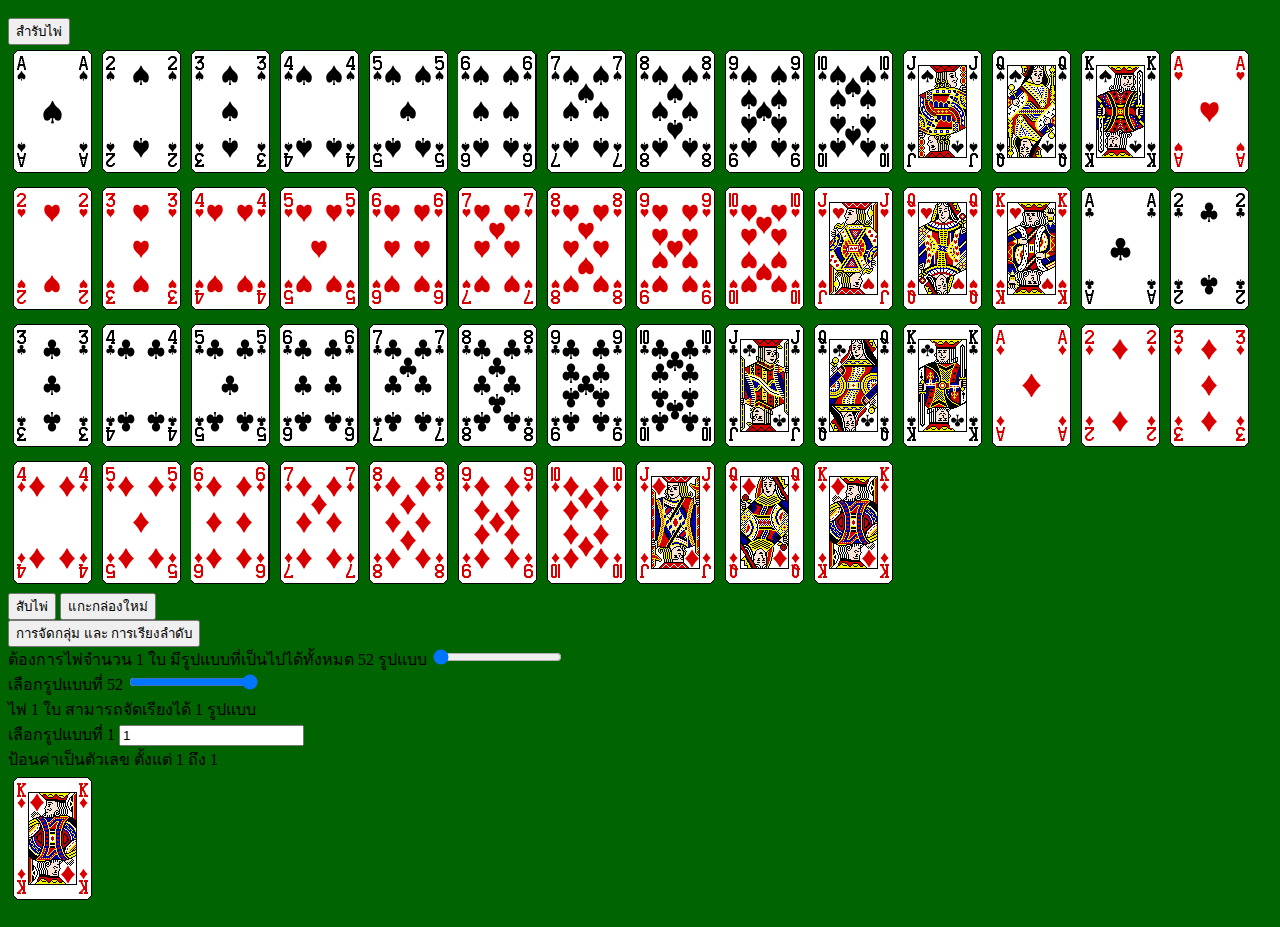
<file: chapter7/index.html>
<!DOCTYPE html>
<html lang="en">

<head>
  <meta charset="UTF-8">
  <meta http-equiv="X-UA-Compatible" content="IE=edge">
  <meta name="viewport" content="width=device-width, initial-scale=1.0">
  <title>Cards & Mathematics</title>
  <link href="https://cdn.jsdelivr.net/npm/bootstrap@5.2.2/dist/css/bootstrap.min.css" rel="stylesheet"
    integrity="sha384-Zenh87qX5JnK2Jl0vWa8Ck2rdkQ2Bzep5IDxbcnCeuOxjzrPF/et3URy9Bv1WTRi" crossorigin="anonymous">
  <link rel="stylesheet" href="./css/style.css">
</head>

<body>
  <div class="container">
    <div class="accordion" id="main">
      <div class="accordion-item bg-transparent border border-0">
        <div class="accordion-header">
          <button class="accordion-button fs-5 fw-bold" data-bs-toggle="collapse" data-bs-target="#collapseDeck">
            สำรับไพ่
          </button>
        </div>
        <div class="accordion-collapse collapse show" id="collapseDeck" data-bs-parent="#main">
          <div class="accordion-body">
            <div id="deck-area"></div>
            <div class="text-center">
              <button class="btn btn-danger" onclick="doShuffle()">
                สับไพ่
              </button>
              <button class="btn btn-warning" onclick="doReset()">
                แกะกล่องใหม่
              </button>
            </div>
          </div>
        </div>
      </div>
      <div class="accordion-item bg-transparent">
        <div class="accordion-header">
          <button class="accordion-button fs-5 fw-bold" data-bs-toggle="collapse" data-bs-target="#collapseComb">
            การจัดกลุ่ม และ การเรียงลำดับ
          </button>
        </div>
        <div class="accordion-collapse collapse" id="collapseComb" data-bs-parent="#main">
          <div class="accordion-body">
            <div class="row text-light">
              <div class="col-6 p-3">
                <label for="comb_size" class="form-label">ต้องการไพ่จำนวน <span id="comb_size_label"></span>
                  ใบ มีรูปแบบที่เป็นไปได้ทั้งหมด <span id="amount_comb"></span>
                  รูปแบบ</label>
                <input type="range" class="form-range" min="1" max="52" id="comb_size" value="1"
                  onchange="calCombination()">
              </div>
              <div class="col-6 p-3">
                <label for="comb_id" class="form-label">เลือกรูปแบบที่ <span id="comb_id_label"></span></label>
                <input type="range" class="form-range" min="1" max="1" id="comb_id" value="1"
                  onchange="selectCombination()">
              </div>
            </div>
            <div class="row card mt-3 bg-transparent border border-warning">
              <div class="card-header bg-warning">
                <div class="row card-title fw-bold">
                  <div class="col-6 p-3">
                    <label class="form-label">
                      ไพ่ <span id="perm_size_label"></span> ใบ สามารถจัดเรียงได้ <span id="amount_perm"
                        class="text-break"></span> รูปแบบ
                    </label>
                  </div>
                  <div class="col-6 p-3">
                    <label for="perm_id" class="form-label">เลือกรูปแบบที่ <span id="perm_id_label"
                        class="text-break"></span></label>
                    <input type="text" class="form-control" id="perm_id" value="1" onchange="selectPermutation()">
                    <div class="invalid-feedback">ป้อนค่าเป็นตัวเลข ตั้งแต่ 1 ถึง <span id="max_perm_id_label"></span>
                    </div>
                  </div>
                </div>
              </div>
              <div class="card-body" id="permutation_area">
              </div>
            </div>
          </div>
        </div>
      </div>
    </div>
  </div>
  <script src="https://cdn.jsdelivr.net/npm/bootstrap@5.2.2/dist/js/bootstrap.bundle.min.js"
    integrity="sha384-OERcA2EqjJCMA+/3y+gxIOqMEjwtxJY7qPCqsdltbNJuaOe923+mo//f6V8Qbsw3"
    crossorigin="anonymous"></script>
  <script src="./js/app.js"></script>
</body>

</html>
</file>
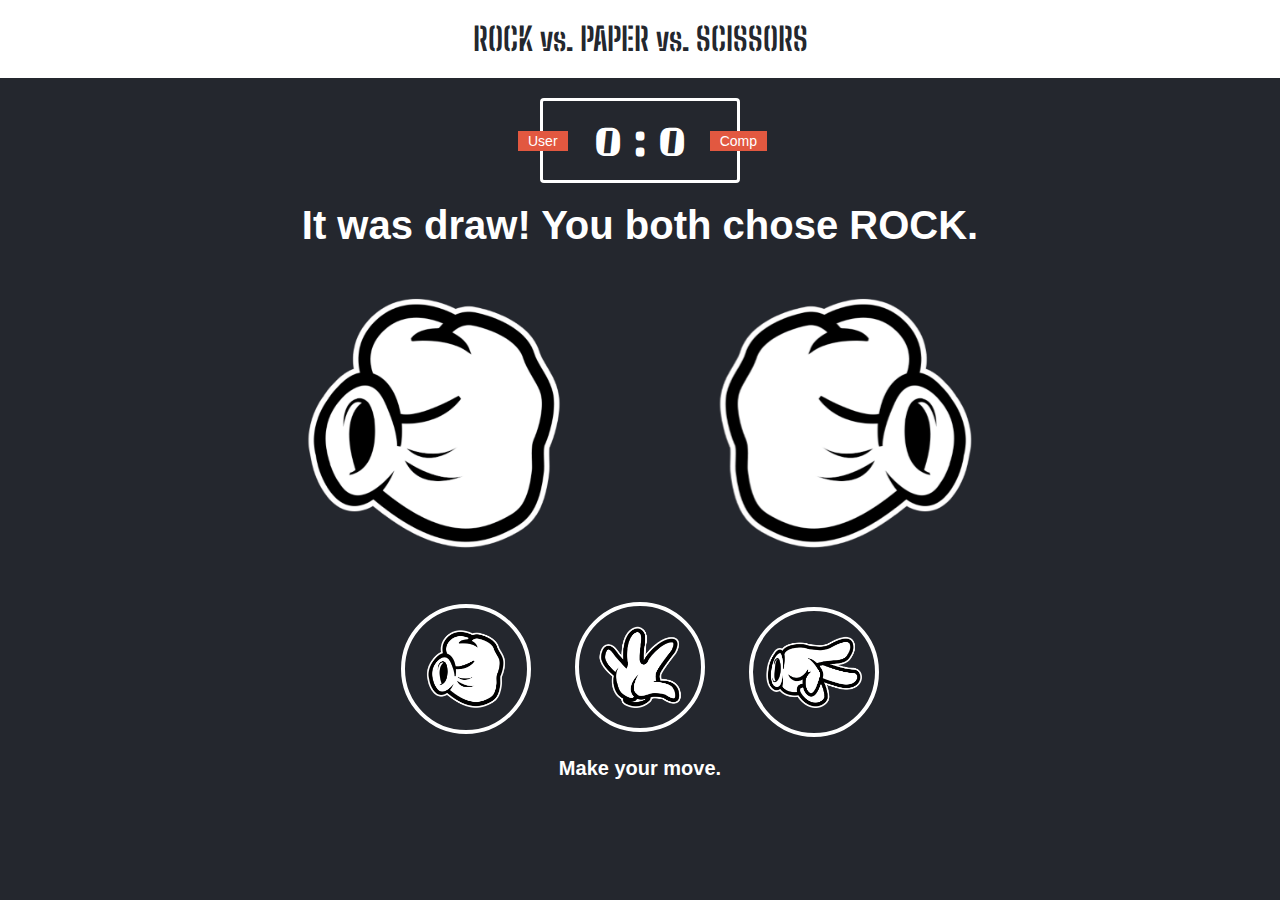
<file: chupter5/index.html>
<!DOCTYPE html>
<html lang="en">
<head>
    <meta charset="UTF-8">
    <meta name="viewport" content="width=device-width, initial-scale=1.0">
    <title>Rock-Paper-Scissors</title>
    <link rel="stylesheet" href="css/style.css">
</head>
<body>
    <header>
        <h1>ROCK vs. PAPER vs. SCISSORS</h1>
    </header>
      <div class="score-board">
        <div class="badge" id="user-label">User</div>
        <div class="badge" id="comp-label">Comp</div>
        <span id="user-score">0</span> : <span id="comp-score">0</span>
      </div>
      <div id="result">
        It was draw! You both chose ROCK.
      </div>
      <div id="stage">
        <img class="ready" src="images/rock.png" alt="" id="user-choice">
        <img class="ready" src="images/rock.png" alt="" id="comp-choice">
      </div>
      <div id="choices">
        <div class="choice" id="rock">
          <img src="images/rock.png" alt="">
        </div>
        <div class="choice" id="paper">
          <img src="images/paper.png" alt="">
        </div>
        <div class="choice" id="scissors">
          <img src="images/scissors.png" alt="">
        </div>
      </div>
      <p id="message">Make your move.</p>
      <div id="overlay"></div>
      <script src="js/app.js"></script>
</body>
</html>
</file>
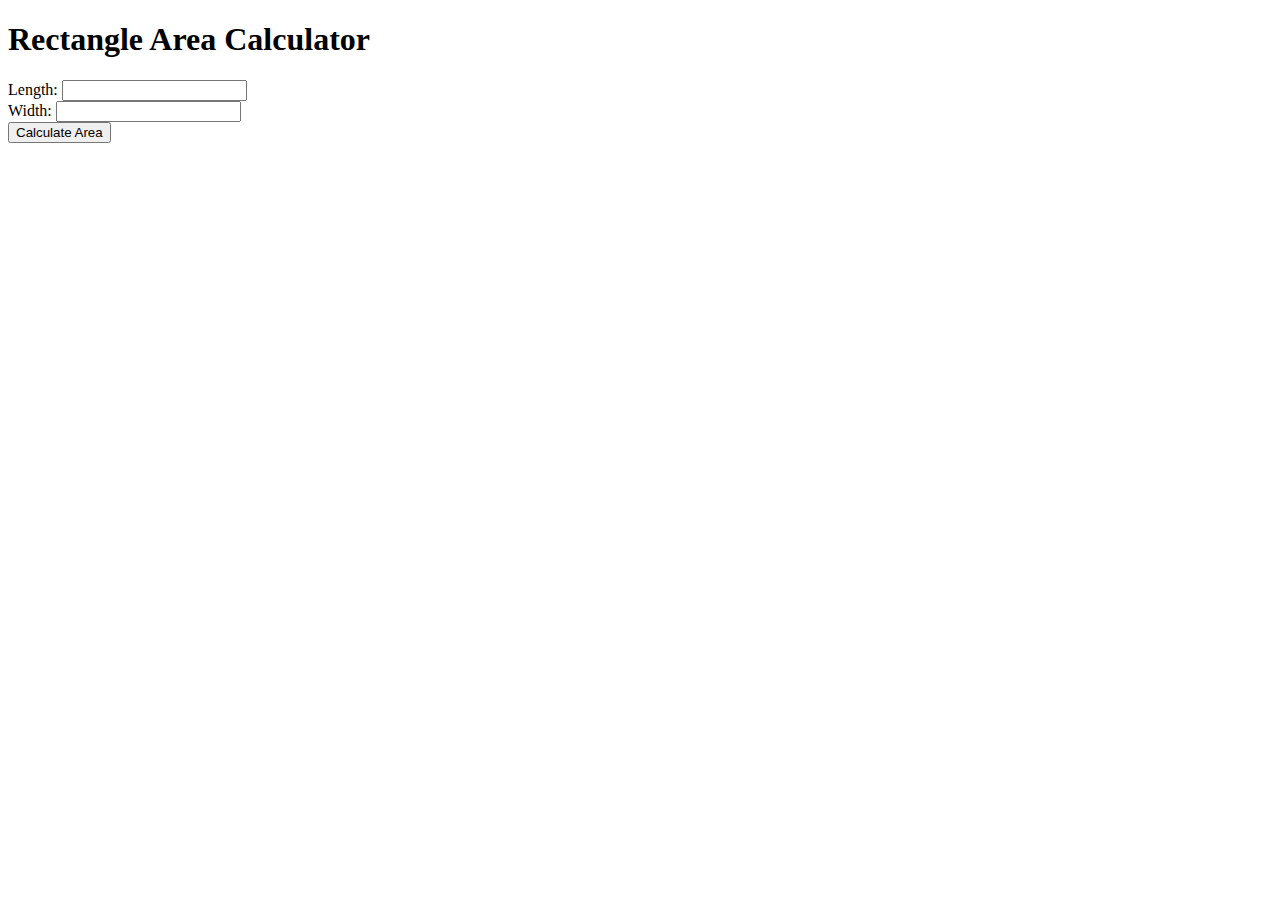
<file: chupter2/area.html>
<!DOCTYPE html>
<html lang="en">
<head>
    <meta charset="UTF-8">
    <meta name="viewport" content="width=device-width, initial-scale=1.0">
    <title>Rectangle Area Calculator</title>
</head>
<body>
    <h1>Rectangle Area Calculator</h1>
    <label for="length">Length:</label>
    <input type="number" id="length">
    <br>
    <label for="width">Width:</label>
    <input type="number" id="width">
    <br>
    <button onclick="calculateArea()">Calculate Area</button>
    <p id="result"></p>

    <script>
      function calculateArea() {
        let length = parseFloat(document.getElementById("length").value);
        let width = parseFloat(document.getElementById("width").value);
        let area = length * width;
        document.getElementById("result").innerHTML = "Area: " + area;
      }
    </script>
</body>
</html>
</file>
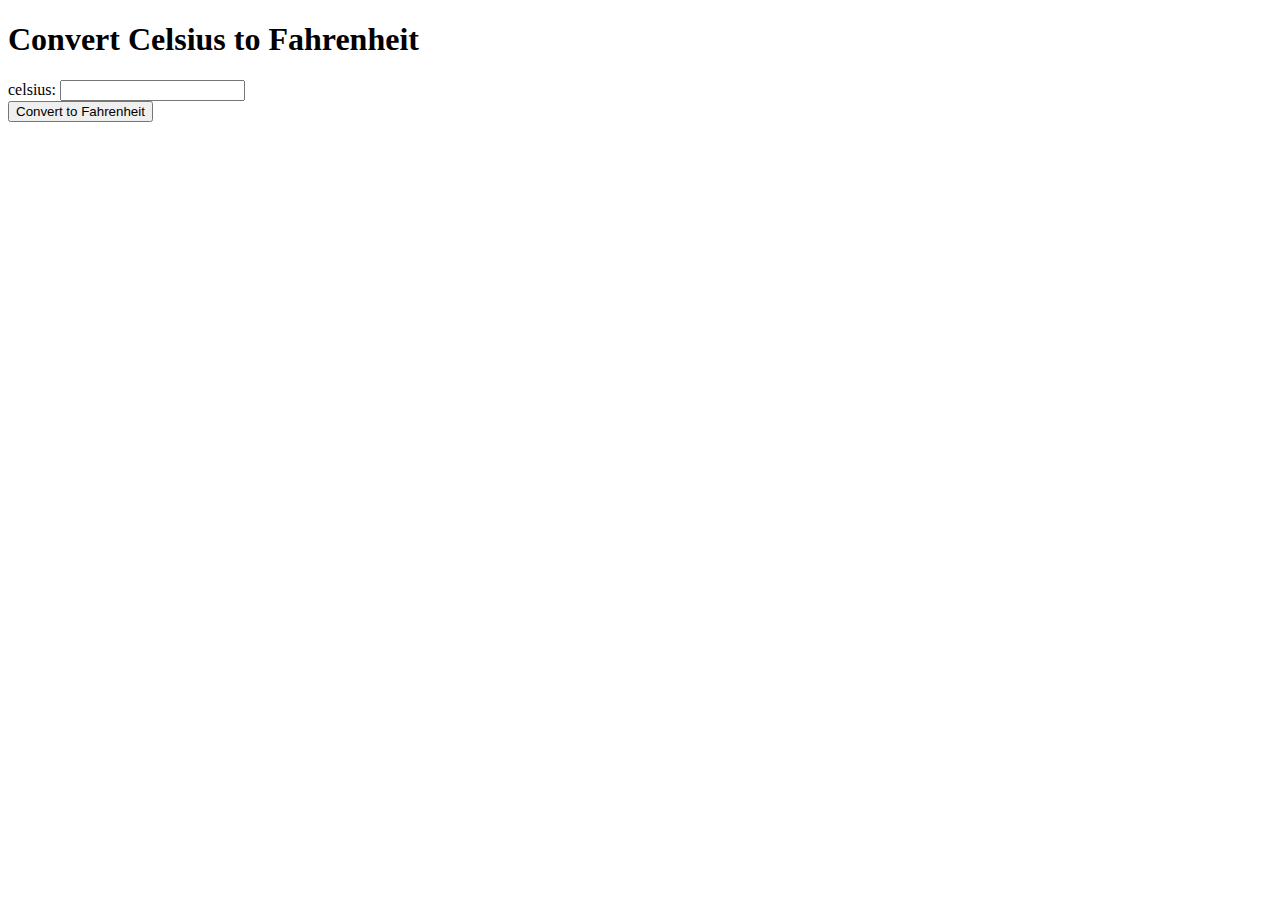
<file: chupter2/c2f.html>
<!DOCTYPE html>
<html lang="en">
<head>
    <meta charset="UTF-8">
    <meta name="viewport" content="width=device-width, initial-scale=1.0">
    <title>Convert Celsius to Fahrenheit</title>
</head>
<body>
    <h1>Convert Celsius to Fahrenheit</h1>
    <label for="celsius">celsius:</label>
    <input type="number" id="celsius">
    <br>
    <button onclick="c2f()">Convert to Fahrenheit</button>
    <p id="result"></p>

    <script>
      function c2f() {
        let celsius = parseFloat(document.getElementById("celsius").value);
        let fahrenheit = (celsius * 9/5) + 32 ;
        document.getElementById("result").innerHTML = "Fahrenheit: " + fahrenheit;
      }
    </script>
</body>
</html>
</file>
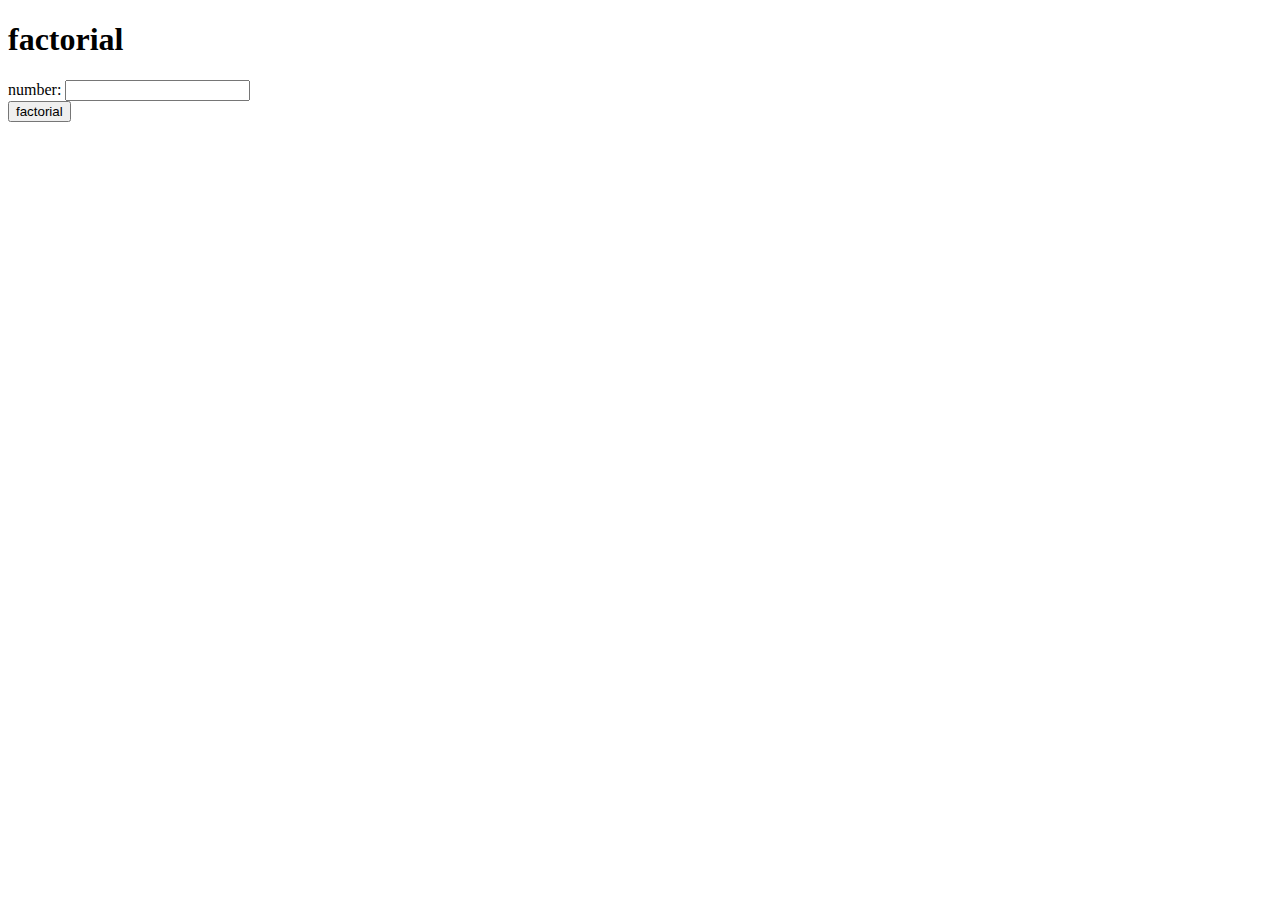
<file: chupter2/factorial.html>
<!DOCTYPE html>
<html lang="en">
<head>
    <meta charset="UTF-8">
    <meta name="viewport" content="width=device-width, initial-scale=1.0">
    <title>factorial</title>
</head>
<body>
    <h1>factorial</h1>
    <label for="num">number:</label>
    <input type="number" id="num">
    <br>
    <button onclick="fact()">factorial</button>
    <p id="result"></p>

    <script>
      function fact() {
        let num = parseInt(document.getElementById("num").value);
        let result = 1;
        for (let i=2; i<=num; i++) {
            result *= i;
}
        document.getElementById("result").innerHTML = result;
      }
    </script>
</body>
</html>
</file>
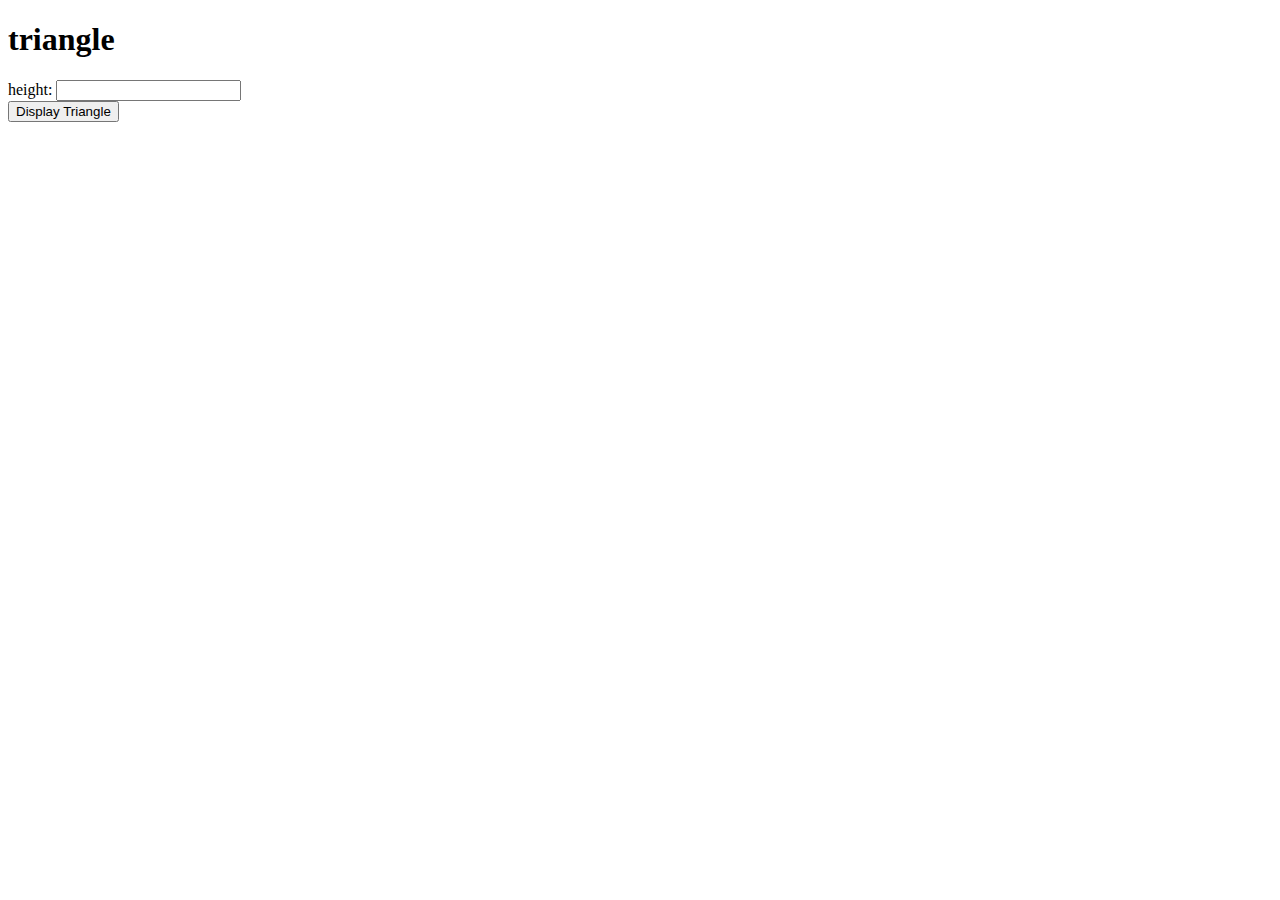
<file: chupter2/triangle.html>
<!DOCTYPE html>
<html lang="en">
<head>
    <meta charset="UTF-8">
    <meta name="viewport" content="width=device-width, initial-scale=1.0">
    <title>triangle</title>
</head>
<body>
    <h1>triangle</h1>
    <label for="height">height:</label>
    <input type="number" id="height">
    <br>
    <button onclick="triangle()">Display Triangle</button>
    <p id="result"></p>

    <script>
      function triangle() {
        let height = parseInt(document.getElementById("height").value);
        let result = '';
        for (let i = 1; i<=height; i++ ) {
            result += ('*'.repeat(i)+'<br>')
        console.log(i);
}
        document.getElementById("result").innerHTML = result;
      }
    </script>
</body>
</html>
</file>
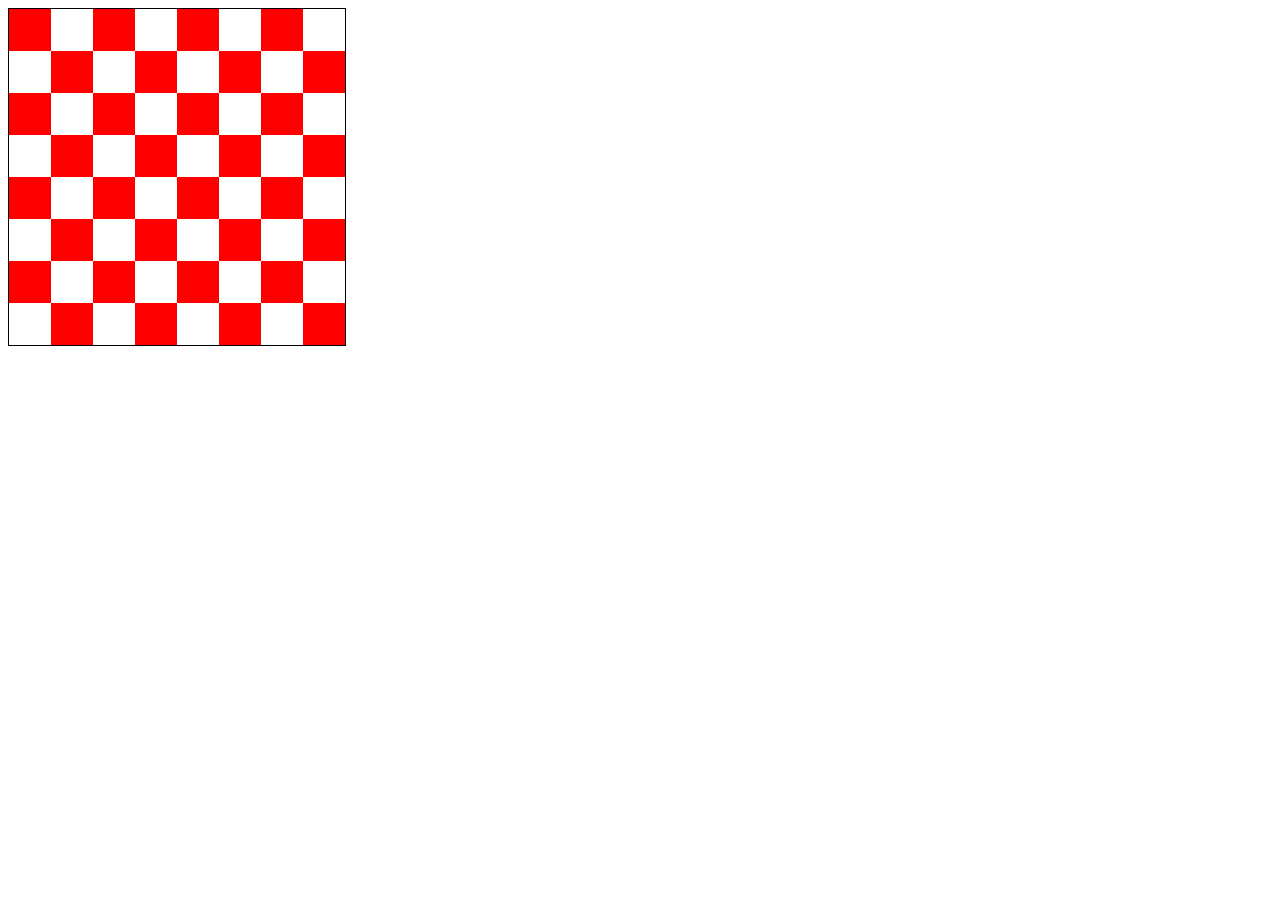
<file: chupter3/chess.html>
<!DOCTYPE html>
<html lang="en">
<head>
    <meta charset="UTF-8">
    <meta name="viewport" content="width=device-width, initial-scale=1.0">
    <title>Chessboard</title>
    <style>
        td {
        /*
        border-color: black;
        border-style: solid;
        border-width: 1px;
        */
        width: 40px;
        height: 40px;
    }
    table{
        border: 1px solid black;
        border-spacing: 0;
    }
    .red{
        background-color: red;
    }
    </style>
</head>
<body>
    <table></table>
    <script>
        const table = document.getElementsByTagName('table')[0];
        let content = '';
        for (let i = 0; i < 8; i++) {
          content += '<tr>';
          for (let j = 0; j < 8; j++) {
              if ((i + j)% 2 ==0) {
                content += '<td class="red"></td>'
            }
            else {
            content += '<td></td>'
            }
          }
            content += '</tr>';
        }
        table.innerHTML = content;
    </script>
</body>
</html>
</file>
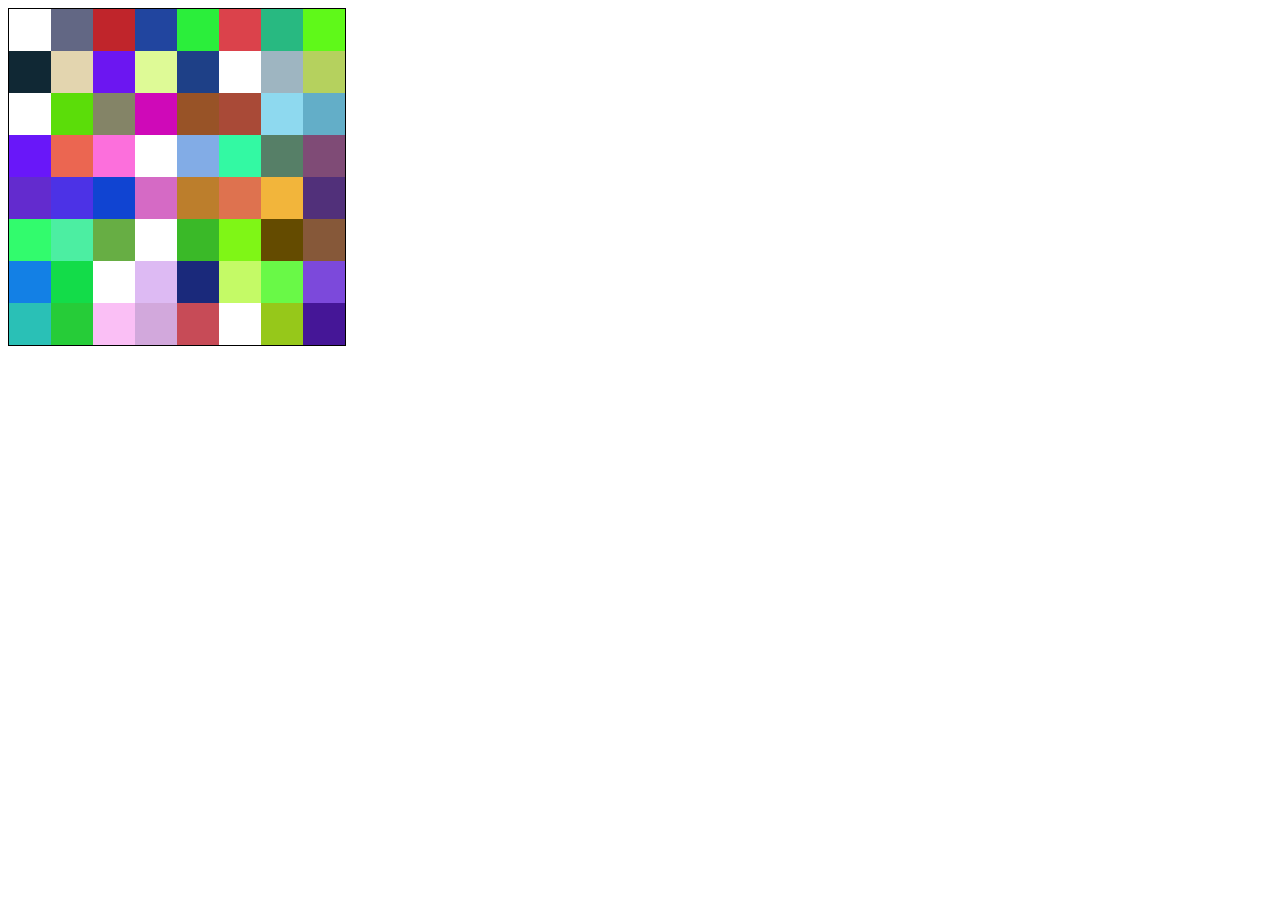
<file: chupter3/colorfultable.html>
<!DOCTYPE html>
<html lang="en">
<head>
    <meta charset="UTF-8">
    <meta name="viewport" content="width=device-width, initial-scale=1.0">
    <title>Colorful Table</title>
</head>
<style>
    td {
        /*
        border-color: black;
        border-style: solid;
        border-width: 1px;
        */
        width: 40px;
        height: 40px;
    }
    table{
        border: 1px solid black;
        border-spacing: 0;
    }
    </style>
</head>
<body>
    <table></table>
    <script>
        function randomColor() {
            const maxColor = 0xffffff;
            let decColorWithPoint =Math.random() * (maxColor + 1);
            let decColor = Math.floor(decColorWithPoint);
            let hexColor = decColor.toString(16);
            return '#'+hexColor;
        }
        const table = document.getElementsByTagName('table')[0];
        let content = '';
        for (let i = 0; i < 8; i++) {
          content += '<tr>';
          for (let j = 0; j < 8; j++) {
            content += '<td style="background-color:'+randomColor()+';"></td>'
          }
          content += '<tr>';
        }
        table.innerHTML = content;
    </script>
</body>
</html>
</file>
<file: chapter7/css/style.css>
/* This class is used to style a deck card. */
.deck-card {
  /* The background image of the card is set to 'deck.png'. */
background-image: url('../image/deck.png');
  /* The width and height of the card are set to 79px and 123px respectively. */
width: 79px;
height: 123px;
  /* The card is displayed as an inline-block element. */
display: inline-block;
  /* The margin around the card is set to 5px. */
margin: 5px;
}

/* These classes are used to set the vertical position of the background image for each suit. */
.club {
  background-position-y: 0;
}
.diamond {
  background-position-y: -123px;
}
.heart {
  background-position-y: -246px;
}
.spade {
  background-position-y: -369px;
}

/* These classes are used to set the horizontal position of the background image for each card rank. */
.mA {
  background-position-x: 0;
}
.m2 {
  background-position-x: -79px;
}
.m3 {
  background-position-x: -158px;
}
.m4 {
  background-position-x: -237px;
}
.m5 {
  background-position-x: -316px;
}
.m6 {
  background-position-x: -396px;
}
.m7 {
  background-position-x: -474px;
}
.m8 {
  background-position-x: -553px;
}
.m9 {
  background-position-x: -632px;
}
.m10 {
  background-position-x: -711px;
}
.mJ {
  background-position-x: -790px;
}
.mQ {
  background-position-x: -869px;
}
.mK {
  background-position-x: -948px;
}

body {
  padding: 10px 0;
  background-color: darkgreen;
}
</file>
<file: chupter5/css/style.css>
@import url('https://fonts.googleapis.com/css2?family=Big+Shoulders+Stencil+Text&family=Unlock&display=swap');

* {
    box-sizing: border-box;
    margin: 0;
    padding: 0;
}

body {
    background-color: #24272e;
    color: white;
    text-align: center;
}

header {
    background-color: white;
    padding: 20px;
}

header > h1 {
    color: #24272e  ;
    font-family: 'Big Shoulders Stencil Text', sans-serif;
}

.score-board {
    margin: 20px auto;
    border: 3px solid white;
    border-radius: 4px;
    width: 200px;
    font-family: 'Unlock', serif;
    font-size: 46px;
    padding: 15px 20px;
    position: relative;
}

.badge {
    background-color: #e25840;
    font-size: 14px;
    font-family: Calibri, sans-serif;
    padding: 2px 10px;
}

#user-label {
 position: absolute;
 top: 30px;
 left: -25px;
}

#comp-label {
    position: absolute;
    top: 30px;
    right: -30px;
}

#result {
    font-family: Calibri, sans-serif;
    font-size: 40px;
    font-weight: bold;
}

#stage {
    margin: 50px 0;
}
#stage > img {
    height: 250px;
    margin: 0 50px;
}

#comp-choice {
    transform: rotateY(180deg) !important;
}

#choices {
    margin-top: 50px;
}

.choice{
    width: 130px;
    height: 130px;
    border: 4px solid white;
    border-radius: 50%;
    display: inline-flex;
    flex-direction: column;
    justify-content: center;
    align-items: center;
    margin: 0 20px;
    transition: all 0.3s ease;
}

.choice > img {
    width: 96px;
}

.choice:hover {
    cursor: pointer;
    background-color: darkcyan;
}

#message {
    font-family: Calibri, sans-serif;
    font-weight: bold;
    font-size: 20px;
    margin-top: 20px;
}

#overlay {
    position: fixed;
    left: 0;
    top: 0;
    right: 0;
    bottom: 0;
}

@keyframes ready {
    0%, 100% {
      top: 0;
    }
    25% {
      top: -10px;
    }
    75% {
      top: 10px;
    }
  }

  .ready {
    position: relative;
    animation: ready 0.5s infinite;
  }

  @keyframes winner {
    0%, 100% {
      transform: scale(1);
    }
    50% {
      transform: scale(1.25);
    }
  }
  
  .winner {
    animation: winner 0.5s ease infinite;
  }
</file>
